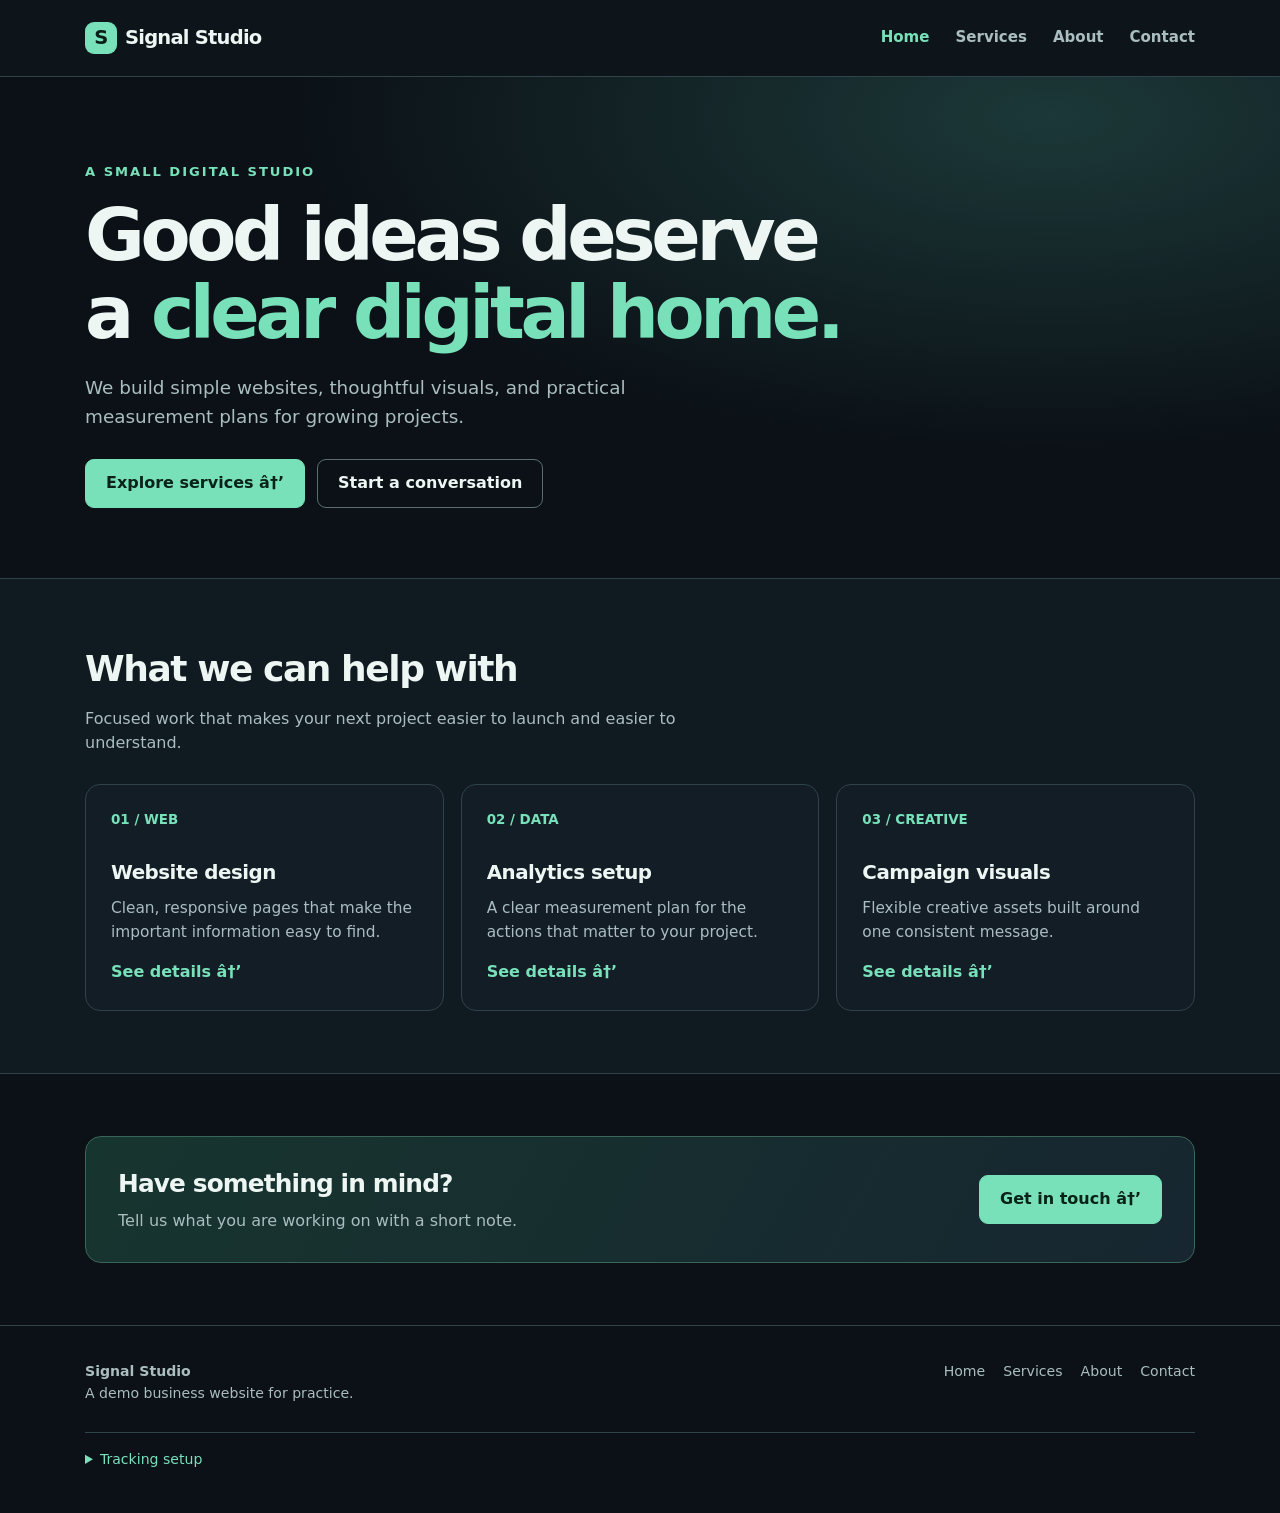
<file: index.html>
<!doctype html><html lang="en"><head>
<!-- Meta Pixel Code -->
<script>
!function(f,b,e,v,n,t,s)
{if(f.fbq)return;n=f.fbq=function(){n.callMethod?
n.callMethod.apply(n,arguments):n.queue.push(arguments)};
if(!f._fbq)f._fbq=n;n.push=n;n.loaded=!0;n.version='2.0';
n.queue=[];t=b.createElement(e);t.async=!0;
t.src=v;s=b.getElementsByTagName(e)[0];
s.parentNode.insertBefore(t,s)}(window, document,'script',
'https://connect.facebook.net/en_US/fbevents.js');
fbq('init', '1010439615345404');
fbq('track', 'PageView');
</script>
<noscript><img height="1" width="1" style="display:none"
src="https://www.facebook.com/tr?id=1010439615345404&ev=PageView&noscript=1"
/></noscript>
<!-- End Meta Pixel Code -->
<!-- Google tag (gtag.js) -->
<script async src="https://www.googletagmanager.com/gtag/js?id=G-CQETZQ2KX9"></script>
<script>
  window.dataLayer = window.dataLayer || [];
  function gtag(){dataLayer.push(arguments);}
  gtag('js', new Date());

  gtag('config', 'G-CQETZQ2KX9');
</script>
<!-- Google Tag Manager -->
<script>(function(w,d,s,l,i){w[l]=w[l]||[];w[l].push({'gtm.start':
new Date().getTime(),event:'gtm.js'});var f=d.getElementsByTagName(s)[0],
j=d.createElement(s),dl=l!='dataLayer'?'&l='+l:'';j.async=true;j.src=
'https://www.googletagmanager.com/gtm.js?id='+i+dl;f.parentNode.insertBefore(j,f);
})(window,document,'script','dataLayer','GTM-56JRL9GN');</script>
<!-- End Google Tag Manager -->  
<meta charset="utf-8"><meta name="viewport" content="width=device-width, initial-scale=1"><meta name="theme-color" content="#0b1117"><meta name="description" content="Signal Studio creates clear digital experiences. A simple demo site for analytics practice."><title>Signal Studio — Home</title><link rel="icon" type="image/svg+xml" href="data:image/svg+xml,%3Csvg xmlns='http://www.w3.org/2000/svg' viewBox='0 0 64 64'%3E%3Crect width='64' height='64' rx='13' fill='%230b1117'/%3E%3Cpath d='M14 42h11l6-20 7 24 5-12h8' fill='none' stroke='%2378e1ba' stroke-width='5' stroke-linejoin='round' stroke-linecap='round'/%3E%3C/svg%3E"><link rel="stylesheet" href="styles.css"><script src="site.js" defer></script></head>
  
<body>
<!-- Google Tag Manager (noscript) -->
<noscript><iframe src="https://www.googletagmanager.com/ns.html?id=GTM-56JRL9GN"
height="0" width="0" style="display:none;visibility:hidden"></iframe></noscript>
<!-- End Google Tag Manager (noscript) -->
  
<header class="site-header"><div class="container head-row"><a class="logo" href="index.html" data-track="navigation_click"><span aria-hidden="true">S</span>Signal Studio</a><nav class="nav" aria-label="Main navigation"><a href="index.html" aria-current="page" data-track="navigation_click">Home</a><a href="services.html" data-track="navigation_click">Services</a><a href="about.html" data-track="navigation_click">About</a><a href="contact.html" data-track="navigation_click">Contact</a></nav></div></header>
<main><section class="hero"><div class="container"><p class="eyebrow">A small digital studio</p><h1>Good ideas deserve a <em>clear digital home.</em></h1><p class="lead">We build simple websites, thoughtful visuals, and practical measurement plans for growing projects.</p><div class="hero-actions"><a class="btn" href="services.html" data-track="cta_click">Explore services →</a><a class="btn ghost" href="contact.html" data-track="cta_click">Start a conversation</a></div></div></section>
<section class="section alt"><div class="container"><h2 class="section-title">What we can help with</h2><p class="section-intro">Focused work that makes your next project easier to launch and easier to understand.</p><div class="grid"><article class="card"><span class="number">01 / WEB</span><h3>Website design</h3><p>Clean, responsive pages that make the important information easy to find.</p><a href="services.html#website" data-service="website_design">See details →</a></article><article class="card"><span class="number">02 / DATA</span><h3>Analytics setup</h3><p>A clear measurement plan for the actions that matter to your project.</p><a href="services.html#analytics" data-service="analytics_setup">See details →</a></article><article class="card"><span class="number">03 / CREATIVE</span><h3>Campaign visuals</h3><p>Flexible creative assets built around one consistent message.</p><a href="services.html#creative" data-service="campaign_visuals">See details →</a></article></div></div></section>
<section class="section"><div class="container strip"><div><h2>Have something in mind?</h2><p>Tell us what you are working on with a short note.</p></div><a class="btn" href="contact.html" data-track="cta_click">Get in touch →</a></div></section></main>
<footer class="footer"><div class="container"><div class="footer-top"><div><strong>Signal Studio</strong><br><span>A demo business website for practice.</span></div><nav aria-label="Footer navigation"><a href="index.html">Home</a><a href="services.html">Services</a><a href="about.html">About</a><a href="contact.html">Contact</a></nav></div><details class="tracking"><summary>Tracking setup</summary><p>Enter your GTM container ID to test this site in your browser. Configure GA4 and Google Ads tags in GTM.</p><form id="gtm-setup"><input id="gtm-id" aria-label="GTM container ID" placeholder="GTM-XXXXXXX" pattern="[Gg][Tt][Mm]-[A-Za-z0-9]+" required autocomplete="off"><button class="btn" type="submit">Connect GTM</button></form><p id="gtm-status" class="status" role="status"></p></details></div></footer></body></html>
</file>
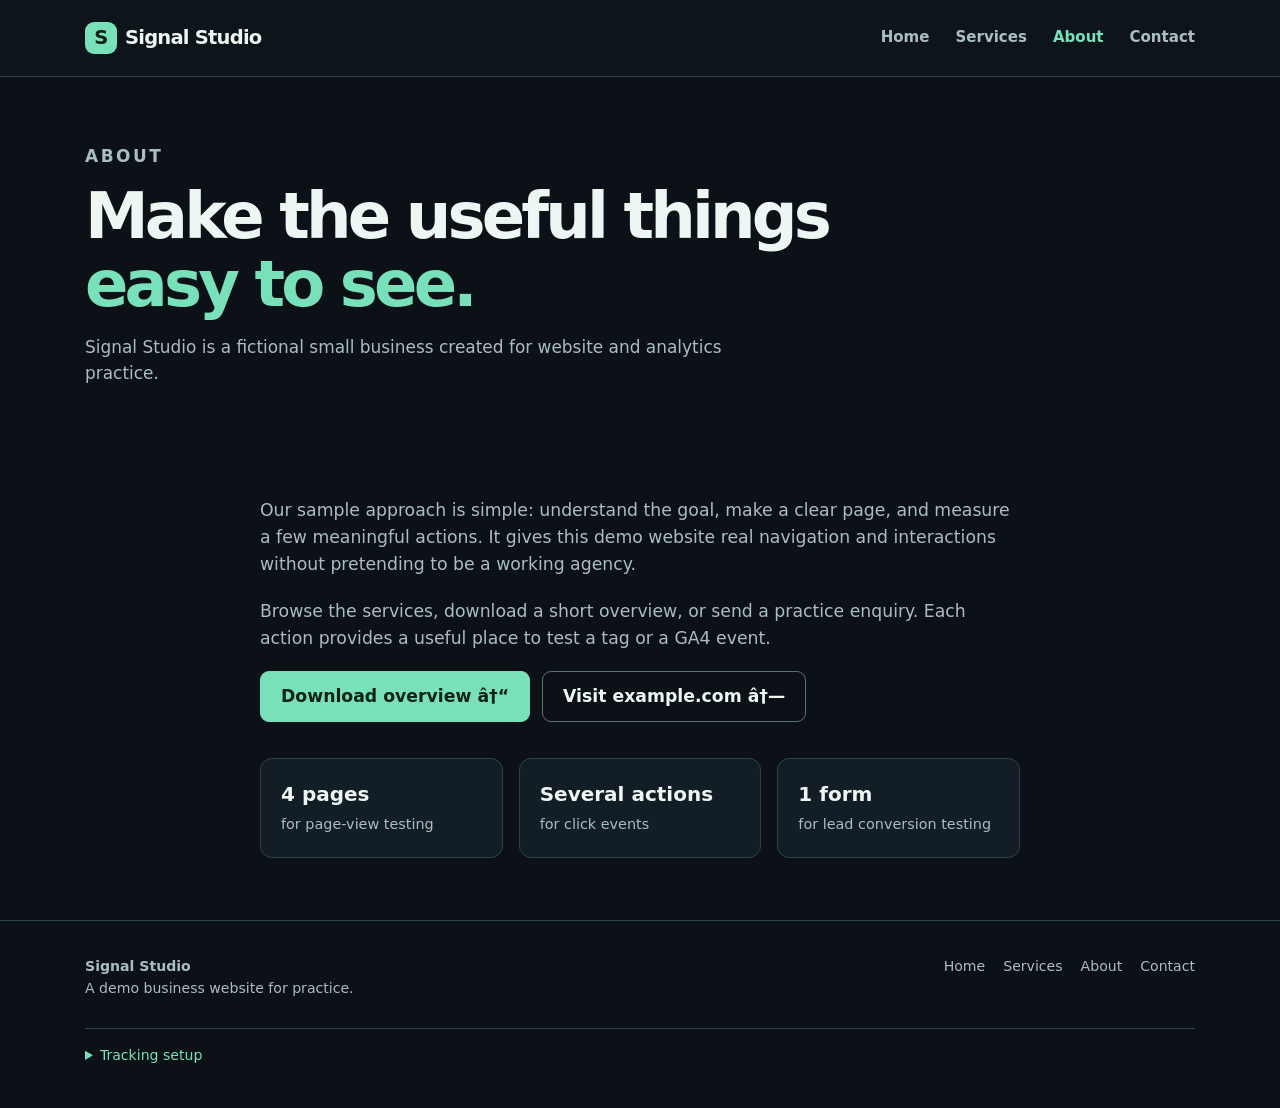
<file: about.html>
<!doctype html><html lang="en"><head>
<!-- Meta Pixel Code -->
<script>
!function(f,b,e,v,n,t,s)
{if(f.fbq)return;n=f.fbq=function(){n.callMethod?
n.callMethod.apply(n,arguments):n.queue.push(arguments)};
if(!f._fbq)f._fbq=n;n.push=n;n.loaded=!0;n.version='2.0';
n.queue=[];t=b.createElement(e);t.async=!0;
t.src=v;s=b.getElementsByTagName(e)[0];
s.parentNode.insertBefore(t,s)}(window, document,'script',
'https://connect.facebook.net/en_US/fbevents.js');
fbq('init', '1010439615345404');
fbq('track', 'PageView');
</script>
<noscript><img height="1" width="1" style="display:none"
src="https://www.facebook.com/tr?id=1010439615345404&ev=PageView&noscript=1"
/></noscript>
<!-- End Meta Pixel Code -->
<!-- Google tag (gtag.js) -->
<script async src="https://www.googletagmanager.com/gtag/js?id=G-CQETZQ2KX9"></script>
<script>
  window.dataLayer = window.dataLayer || [];
  function gtag(){dataLayer.push(arguments);}
  gtag('js', new Date());

  gtag('config', 'G-CQETZQ2KX9');
</script>
<!-- Google Tag Manager -->
<script>(function(w,d,s,l,i){w[l]=w[l]||[];w[l].push({'gtm.start':
new Date().getTime(),event:'gtm.js'});var f=d.getElementsByTagName(s)[0],
j=d.createElement(s),dl=l!='dataLayer'?'&l='+l:'';j.async=true;j.src=
'https://www.googletagmanager.com/gtm.js?id='+i+dl;f.parentNode.insertBefore(j,f);
})(window,document,'script','dataLayer','GTM-56JRL9GN');</script>
<!-- End Google Tag Manager -->
<meta charset="utf-8"><meta name="viewport" content="width=device-width, initial-scale=1"><meta name="theme-color" content="#0b1117"><meta name="description" content="Learn about the approach behind Signal Studio, a demo site for analytics practice."><title>About — Signal Studio</title><link rel="icon" type="image/svg+xml" href="data:image/svg+xml,%3Csvg xmlns='http://www.w3.org/2000/svg' viewBox='0 0 64 64'%3E%3Crect width='64' height='64' rx='13' fill='%230b1117'/%3E%3Cpath d='M14 42h11l6-20 7 24 5-12h8' fill='none' stroke='%2378e1ba' stroke-width='5' stroke-linejoin='round' stroke-linecap='round'/%3E%3C/svg%3E"><link rel="stylesheet" href="styles.css"><script src="site.js" defer></script></head>

<body>
<!-- Google Tag Manager (noscript) -->
<noscript><iframe src="https://www.googletagmanager.com/ns.html?id=GTM-56JRL9GN"
height="0" width="0" style="display:none;visibility:hidden"></iframe></noscript>
<!-- End Google Tag Manager (noscript) -->
<header class="site-header"><div class="container head-row"><a class="logo" href="index.html" data-track="navigation_click"><span aria-hidden="true">S</span>Signal Studio</a><nav class="nav" aria-label="Main navigation"><a href="index.html" data-track="navigation_click">Home</a><a href="services.html" data-track="navigation_click">Services</a><a href="about.html" aria-current="page" data-track="navigation_click">About</a><a href="contact.html" data-track="navigation_click">Contact</a></nav></div></header>
<main><section class="page-head"><div class="container"><p class="eyebrow">About</p><h1>Make the useful things <em>easy to see.</em></h1><p>Signal Studio is a fictional small business created for website and analytics practice.</p></div></section><section class="section"><div class="container copy"><p>Our sample approach is simple: understand the goal, make a clear page, and measure a few meaningful actions. It gives this demo website real navigation and interactions without pretending to be a working agency.</p><p>Browse the services, download a short overview, or send a practice enquiry. Each action provides a useful place to test a tag or a GA4 event.</p><div class="actions"><a class="btn" href="studio-overview.txt" download="signal-studio-overview.txt" data-track="file_download">Download overview ↓</a><a class="btn ghost" href="https://example.com/" target="_blank" rel="noopener noreferrer" data-track="outbound_click">Visit example.com ↗</a></div><div class="stats"><div class="stat"><strong>4 pages</strong><span>for page-view testing</span></div><div class="stat"><strong>Several actions</strong><span>for click events</span></div><div class="stat"><strong>1 form</strong><span>for lead conversion testing</span></div></div></div></section></main>
<footer class="footer"><div class="container"><div class="footer-top"><div><strong>Signal Studio</strong><br><span>A demo business website for practice.</span></div><nav aria-label="Footer navigation"><a href="index.html">Home</a><a href="services.html">Services</a><a href="about.html">About</a><a href="contact.html">Contact</a></nav></div><details class="tracking"><summary>Tracking setup</summary><p>Enter your GTM container ID to test this site in your browser. Configure GA4 and Google Ads tags in GTM.</p><form id="gtm-setup"><input id="gtm-id" aria-label="GTM container ID" placeholder="GTM-XXXXXXX" pattern="[Gg][Tt][Mm]-[A-Za-z0-9]+" required autocomplete="off"><button class="btn" type="submit">Connect GTM</button></form><p id="gtm-status" class="status" role="status"></p></details></div></footer></body></html>
</file>
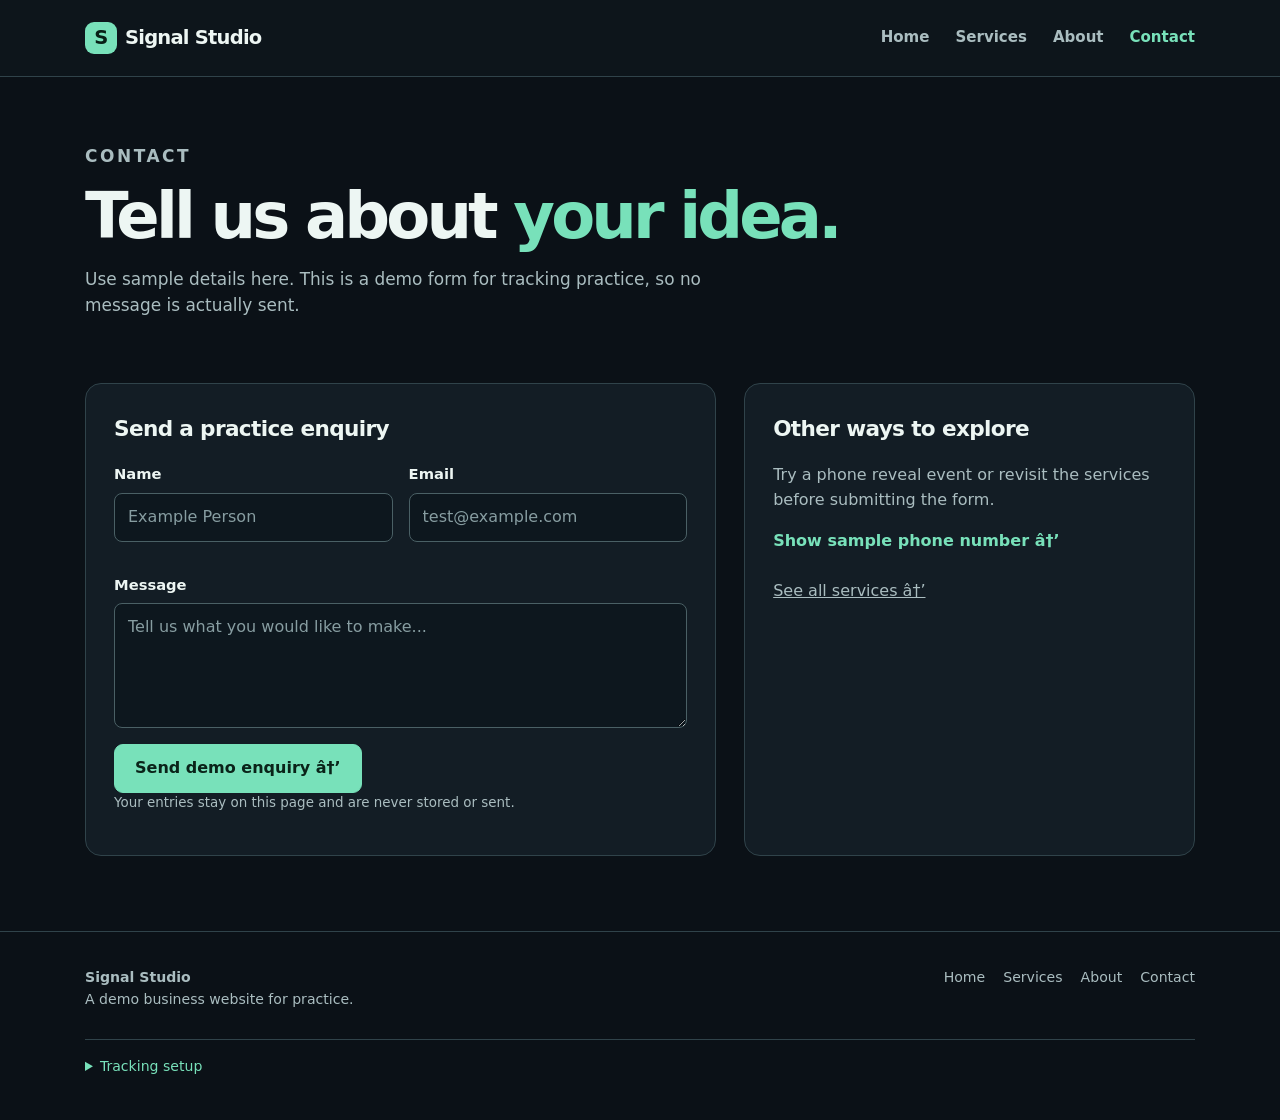
<file: contact.html>
<!doctype html><html lang="en"><head>
<!-- Meta Pixel Code -->
<script>
!function(f,b,e,v,n,t,s)
{if(f.fbq)return;n=f.fbq=function(){n.callMethod?
n.callMethod.apply(n,arguments):n.queue.push(arguments)};
if(!f._fbq)f._fbq=n;n.push=n;n.loaded=!0;n.version='2.0';
n.queue=[];t=b.createElement(e);t.async=!0;
t.src=v;s=b.getElementsByTagName(e)[0];
s.parentNode.insertBefore(t,s)}(window, document,'script',
'https://connect.facebook.net/en_US/fbevents.js');
fbq('init', '1010439615345404');
fbq('track', 'PageView');
</script>  
<noscript><img height="1" width="1" style="display:none"
src="https://www.facebook.com/tr?id=1010439615345404&ev=PageView&noscript=1"
/></noscript>
<!-- End Meta Pixel Code -->
<!-- Google tag (gtag.js) -->
<script async src="https://www.googletagmanager.com/gtag/js?id=G-CQETZQ2KX9"></script>
<script>
  window.dataLayer = window.dataLayer || [];
  function gtag(){dataLayer.push(arguments);}
  gtag('js', new Date());

  gtag('config', 'G-CQETZQ2KX9');
</script>
<!-- Google Tag Manager -->
<script>(function(w,d,s,l,i){w[l]=w[l]||[];w[l].push({'gtm.start':
new Date().getTime(),event:'gtm.js'});var f=d.getElementsByTagName(s)[0],
j=d.createElement(s),dl=l!='dataLayer'?'&l='+l:'';j.async=true;j.src=
'https://www.googletagmanager.com/gtm.js?id='+i+dl;f.parentNode.insertBefore(j,f);
})(window,document,'script','dataLayer','GTM-56JRL9GN');</script>
<!-- End Google Tag Manager -->
<meta charset="utf-8"><meta name="viewport" content="width=device-width, initial-scale=1"><meta name="theme-color" content="#0b1117"><meta name="description" content="Send a sample enquiry on Signal Studio's practice contact page."><title>Contact — Signal Studio</title><link rel="icon" type="image/svg+xml" href="data:image/svg+xml,%3Csvg xmlns='http://www.w3.org/2000/svg' viewBox='0 0 64 64'%3E%3Crect width='64' height='64' rx='13' fill='%230b1117'/%3E%3Cpath d='M14 42h11l6-20 7 24 5-12h8' fill='none' stroke='%2378e1ba' stroke-width='5' stroke-linejoin='round' stroke-linecap='round'/%3E%3C/svg%3E"><link rel="stylesheet" href="styles.css"><script src="site.js" defer></script></head>
  
<body>
<!-- Google Tag Manager (noscript) -->
<noscript><iframe src="https://www.googletagmanager.com/ns.html?id=GTM-56JRL9GN"
height="0" width="0" style="display:none;visibility:hidden"></iframe></noscript>
<!-- End Google Tag Manager (noscript) -->
<header class="site-header"><div class="container head-row"><a class="logo" href="index.html" data-track="navigation_click"><span aria-hidden="true">S</span>Signal Studio</a><nav class="nav" aria-label="Main navigation"><a href="index.html" data-track="navigation_click">Home</a><a href="services.html" data-track="navigation_click">Services</a><a href="about.html" data-track="navigation_click">About</a><a href="contact.html" aria-current="page" data-track="navigation_click">Contact</a></nav></div></header>
<main><section class="page-head"><div class="container"><p class="eyebrow">Contact</p><h1>Tell us about <em>your idea.</em></h1><p>Use sample details here. This is a demo form for tracking practice, so no message is actually sent.</p></div></section><div class="container contact-layout"><section class="form-panel"><div class="success" id="success" role="status"><h2>Thanks! Your demo enquiry is complete.</h2><p>Use this confirmation URL for a page-view trigger, or use the <code>generate_lead</code> event in GTM.</p></div><form id="contact-form"><h2>Send a practice enquiry</h2><div class="form-grid"><div class="field"><label for="name">Name</label><input id="name" name="name" placeholder="Example Person" required></div><div class="field"><label for="email">Email</label><input id="email" name="email" type="email" placeholder="test@example.com" required></div><div class="field full"><label for="message">Message</label><textarea id="message" name="message" placeholder="Tell us what you would like to make..." required></textarea></div></div><button class="btn" type="submit">Send demo enquiry →</button><p class="small">Your entries stay on this page and are never stored or sent.</p></form></section><aside class="contact-aside"><h2>Other ways to explore</h2><p>Try a phone reveal event or revisit the services before submitting the form.</p><button class="phone" id="demo-phone" type="button">Show sample phone number →</button><p style="margin-top:26px"><a href="services.html" data-track="navigation_click">See all services →</a></p></aside></div></main>
<footer class="footer"><div class="container"><div class="footer-top"><div><strong>Signal Studio</strong><br><span>A demo business website for practice.</span></div><nav aria-label="Footer navigation"><a href="index.html">Home</a><a href="services.html">Services</a><a href="about.html">About</a><a href="contact.html">Contact</a></nav></div><details class="tracking"><summary>Tracking setup</summary><p>Enter your GTM container ID to test this site in your browser. Configure GA4 and Google Ads tags in GTM.</p><form id="gtm-setup"><input id="gtm-id" aria-label="GTM container ID" placeholder="GTM-XXXXXXX" pattern="[Gg][Tt][Mm]-[A-Za-z0-9]+" required autocomplete="off"><button class="btn" type="submit">Connect GTM</button></form><p id="gtm-status" class="status" role="status"></p></details></div></footer></body></html>
</file>
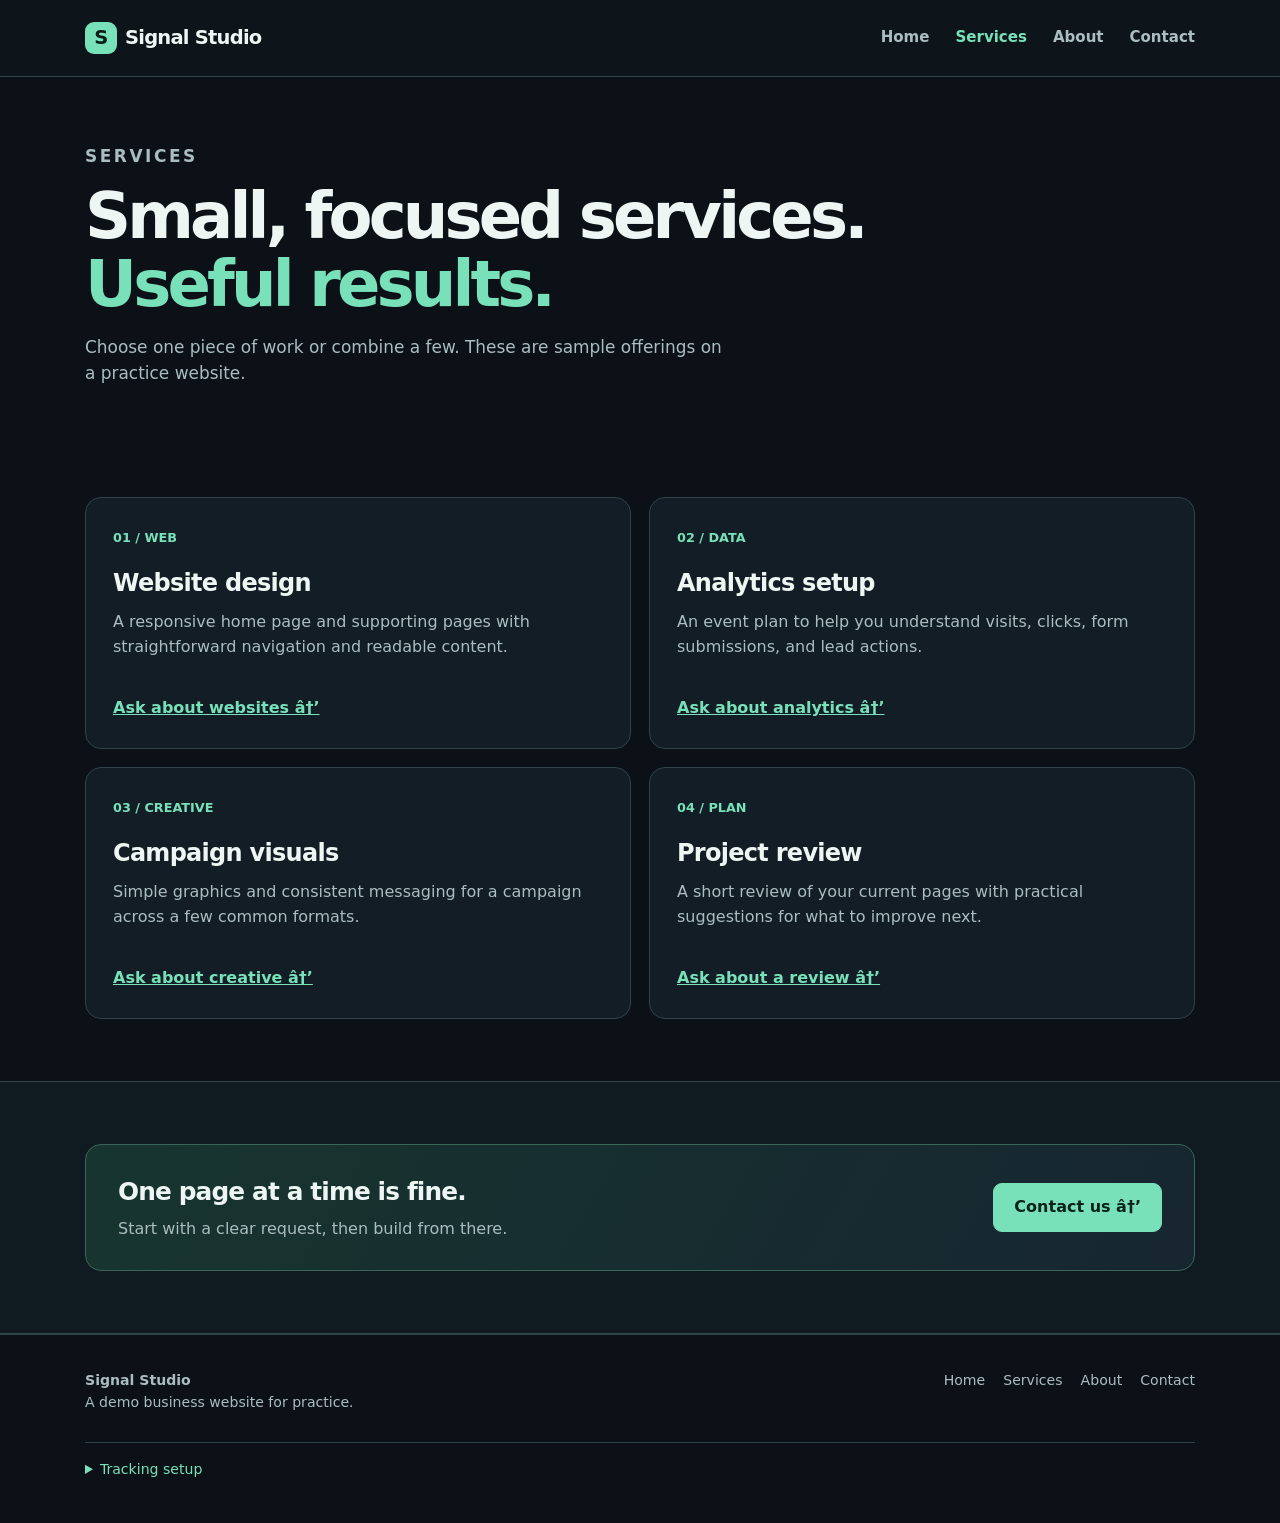
<file: services.html>
<!doctype html><html lang="en"><head>
<!-- Meta Pixel Code -->
<script>
!function(f,b,e,v,n,t,s)
{if(f.fbq)return;n=f.fbq=function(){n.callMethod?
n.callMethod.apply(n,arguments):n.queue.push(arguments)};
if(!f._fbq)f._fbq=n;n.push=n;n.loaded=!0;n.version='2.0';
n.queue=[];t=b.createElement(e);t.async=!0;
t.src=v;s=b.getElementsByTagName(e)[0];
s.parentNode.insertBefore(t,s)}(window, document,'script',
'https://connect.facebook.net/en_US/fbevents.js');
fbq('init', '1010439615345404');
fbq('track', 'PageView');
</script>
<noscript><img height="1" width="1" style="display:none"
src="https://www.facebook.com/tr?id=1010439615345404&ev=PageView&noscript=1"
/></noscript>
<!-- End Meta Pixel Code -->
<!-- Google tag (gtag.js) -->
<script async src="https://www.googletagmanager.com/gtag/js?id=G-CQETZQ2KX9"></script>
<script>
  window.dataLayer = window.dataLayer || [];
  function gtag(){dataLayer.push(arguments);}
  gtag('js', new Date());

  gtag('config', 'G-CQETZQ2KX9');
</script>
<!-- Google Tag Manager -->
<script>(function(w,d,s,l,i){w[l]=w[l]||[];w[l].push({'gtm.start':
new Date().getTime(),event:'gtm.js'});var f=d.getElementsByTagName(s)[0],
j=d.createElement(s),dl=l!='dataLayer'?'&l='+l:'';j.async=true;j.src=
'https://www.googletagmanager.com/gtm.js?id='+i+dl;f.parentNode.insertBefore(j,f);
})(window,document,'script','dataLayer','GTM-56JRL9GN');</script>
<!-- End Google Tag Manager -->  
<meta charset="utf-8"><meta name="viewport" content="width=device-width, initial-scale=1"><meta name="theme-color" content="#0b1117"><meta name="description" content="Explore simple website, analytics and creative services from Signal Studio."><title>Services — Signal Studio</title><link rel="icon" type="image/svg+xml" href="data:image/svg+xml,%3Csvg xmlns='http://www.w3.org/2000/svg' viewBox='0 0 64 64'%3E%3Crect width='64' height='64' rx='13' fill='%230b1117'/%3E%3Cpath d='M14 42h11l6-20 7 24 5-12h8' fill='none' stroke='%2378e1ba' stroke-width='5' stroke-linejoin='round' stroke-linecap='round'/%3E%3C/svg%3E"><link rel="stylesheet" href="styles.css"><script src="site.js" defer></script></head>
<body>
<!-- Google Tag Manager (noscript) -->
<noscript><iframe src="https://www.googletagmanager.com/ns.html?id=GTM-56JRL9GN"
height="0" width="0" style="display:none;visibility:hidden"></iframe></noscript>
<!-- End Google Tag Manager (noscript) -->
<header class="site-header"><div class="container head-row"><a class="logo" href="index.html" data-track="navigation_click"><span aria-hidden="true">S</span>Signal Studio</a><nav class="nav" aria-label="Main navigation"><a href="index.html" data-track="navigation_click">Home</a><a href="services.html" aria-current="page" data-track="navigation_click">Services</a><a href="about.html" data-track="navigation_click">About</a><a href="contact.html" data-track="navigation_click">Contact</a></nav></div></header>
<main><section class="page-head"><div class="container"><p class="eyebrow">Services</p><h1>Small, focused services.<br><em>Useful results.</em></h1><p>Choose one piece of work or combine a few. These are sample offerings on a practice website.</p></div></section><section class="section"><div class="container list"><article class="service" id="website"><span class="number">01 / WEB</span><h2>Website design</h2><p>A responsive home page and supporting pages with straightforward navigation and readable content.</p><a href="contact.html?service=website" data-service="website_design">Ask about websites →</a></article><article class="service" id="analytics"><span class="number">02 / DATA</span><h2>Analytics setup</h2><p>An event plan to help you understand visits, clicks, form submissions, and lead actions.</p><a href="contact.html?service=analytics" data-service="analytics_setup">Ask about analytics →</a></article><article class="service" id="creative"><span class="number">03 / CREATIVE</span><h2>Campaign visuals</h2><p>Simple graphics and consistent messaging for a campaign across a few common formats.</p><a href="contact.html?service=creative" data-service="campaign_visuals">Ask about creative →</a></article><article class="service"><span class="number">04 / PLAN</span><h2>Project review</h2><p>A short review of your current pages with practical suggestions for what to improve next.</p><a href="contact.html?service=review" data-service="project_review">Ask about a review →</a></article></div></section>
<section class="section alt"><div class="container strip"><div><h2>One page at a time is fine.</h2><p>Start with a clear request, then build from there.</p></div><a class="btn" href="contact.html" data-track="cta_click">Contact us →</a></div></section></main>
<footer class="footer"><div class="container"><div class="footer-top"><div><strong>Signal Studio</strong><br><span>A demo business website for practice.</span></div><nav aria-label="Footer navigation"><a href="index.html">Home</a><a href="services.html">Services</a><a href="about.html">About</a><a href="contact.html">Contact</a></nav></div><details class="tracking"><summary>Tracking setup</summary><p>Enter your GTM container ID to test this site in your browser. Configure GA4 and Google Ads tags in GTM.</p><form id="gtm-setup"><input id="gtm-id" aria-label="GTM container ID" placeholder="GTM-XXXXXXX" pattern="[Gg][Tt][Mm]-[A-Za-z0-9]+" required autocomplete="off"><button class="btn" type="submit">Connect GTM</button></form><p id="gtm-status" class="status" role="status"></p></details></div></footer></body></html>
</file>
<file: styles.css>
:root{color-scheme:dark;--bg:#0b1117;--surface:#131d25;--surface2:#192630;--line:#30434a;--text:#edf6f3;--muted:#aabdc0;--accent:#78e1ba;--accent-dark:#153b31}
*{box-sizing:border-box}html{scroll-behavior:smooth}body{margin:0;background:var(--bg);color:var(--text);font:16px/1.55 system-ui,-apple-system,"Segoe UI",sans-serif}button,input,textarea,select{font:inherit}a{color:inherit}button,a{touch-action:manipulation}button:focus-visible,a:focus-visible,input:focus-visible,textarea:focus-visible,summary:focus-visible{outline:3px solid #f8cc8c;outline-offset:3px}
.container{width:min(1110px,calc(100% - 40px));margin:auto}.site-header{border-bottom:1px solid var(--line);background:#0d151b}.head-row{min-height:76px;display:flex;align-items:center;justify-content:space-between;gap:25px}.logo{text-decoration:none;font-size:1.22rem;font-weight:800;letter-spacing:-.04em;white-space:nowrap}.logo span{display:inline-grid;place-items:center;width:32px;height:32px;border-radius:9px;background:var(--accent);color:#082017;margin-right:8px}.nav{display:flex;align-items:center;gap:26px}.nav a{text-decoration:none;color:var(--muted);font-weight:600;font-size:.94rem}.nav a:hover,.nav a[aria-current=page]{color:var(--accent)}
main{min-height:65vh}.hero{padding:85px 0 70px;background:radial-gradient(ellipse at 82% 8%,#1c3838 0%,transparent 51%)}.eyebrow{margin:0 0 14px;color:var(--accent);font-size:.82rem;text-transform:uppercase;letter-spacing:.15em;font-weight:800}h1,h2,h3,p{margin-top:0}h1{font-size:clamp(2.8rem,5.7vw,5.2rem);line-height:1.06;letter-spacing:-.06em;max-width:790px;margin-bottom:23px}h1 em{color:var(--accent);font-style:normal}.lead{font-size:1.15rem;max-width:650px;color:var(--muted);margin-bottom:28px}.hero-actions,.actions{display:flex;flex-wrap:wrap;gap:12px}.btn{display:inline-flex;justify-content:center;align-items:center;min-height:47px;padding:11px 20px;border:1px solid var(--accent);border-radius:9px;background:var(--accent);color:#0a2319;font-weight:750;text-decoration:none;cursor:pointer}.btn:hover{background:#a7f4d4}.btn.ghost{background:transparent;color:var(--text);border-color:#59706e}.btn.ghost:hover{background:#1b302d}.section{padding:62px 0}.section.alt{background:#101a21;border-top:1px solid var(--line);border-bottom:1px solid var(--line)}.section-title{font-size:clamp(1.75rem,3vw,2.25rem);letter-spacing:-.04em;margin-bottom:10px}.section-intro{color:var(--muted);max-width:610px;margin-bottom:28px}
.grid{display:grid;grid-template-columns:repeat(3,minmax(0,1fr));gap:17px}.card{padding:25px;background:var(--surface);border:1px solid var(--line);border-radius:15px;display:flex;flex-direction:column}.card .number{color:var(--accent);font-size:.84rem;font-weight:750;margin-bottom:27px}.card h3{font-size:1.24rem;letter-spacing:-.025em;margin-bottom:8px}.card p{color:var(--muted);font-size:.96rem;flex:1}.card a{color:var(--accent);text-decoration:none;font-weight:750}.card a:hover{text-decoration:underline}.strip{border:1px solid #396657;border-radius:16px;background:linear-gradient(120deg,#17352f,#172630);padding:28px 32px;display:flex;align-items:center;justify-content:space-between;gap:28px}.strip h2{font-size:1.55rem;letter-spacing:-.035em;margin-bottom:6px}.strip p{color:var(--muted);margin:0}
.page-head{padding:66px 0 32px}.page-head h1{font-size:clamp(2.7rem,5vw,4rem);margin-bottom:15px}.page-head p{color:var(--muted);max-width:650px;font-size:1.06rem}.list{display:grid;grid-template-columns:repeat(2,minmax(0,1fr));gap:18px}.service{padding:27px;border:1px solid var(--line);border-radius:16px;background:var(--surface)}.service .number{font-size:.8rem;color:var(--accent);font-weight:800}.service h2{margin:15px 0 8px;letter-spacing:-.03em}.service p{color:var(--muted);min-height:70px}.service a{font-weight:750;color:var(--accent)}.copy{max-width:760px;color:var(--muted);font-size:1.08rem}.copy p{margin-bottom:20px}.stats{display:grid;grid-template-columns:repeat(3,1fr);gap:16px;margin-top:36px}.stat{border:1px solid var(--line);border-radius:12px;padding:20px;background:var(--surface)}.stat strong{display:block;font-size:1.25rem;color:var(--text)}.stat span{color:var(--muted);font-size:.9rem}
.contact-layout{display:grid;grid-template-columns:minmax(0,1.4fr) minmax(280px,1fr);gap:28px;padding:15px 0 75px}.form-panel,.contact-aside{background:var(--surface);border:1px solid var(--line);border-radius:16px;padding:28px}.form-panel h2,.contact-aside h2{font-size:1.35rem;letter-spacing:-.03em}.form-panel p,.contact-aside p{color:var(--muted)}.form-grid{display:grid;grid-template-columns:1fr 1fr;gap:16px}.field{display:grid;gap:7px;margin-bottom:16px}.field.full{grid-column:1/-1}.field label{font-weight:650;font-size:.92rem}input,textarea{width:100%;border:1px solid #4a6065;border-radius:8px;background:#0d171e;color:var(--text);padding:11px 13px;min-height:46px}textarea{min-height:125px;resize:vertical}input::placeholder,textarea::placeholder{color:#879da1}.small{font-size:.84rem;color:var(--muted)}.success{display:none;border:1px solid #5cae83;background:#183b2e;border-radius:13px;padding:23px;margin:0 0 23px}.success.show{display:block}.success h2{margin-bottom:7px}.success p{margin-bottom:0;color:#c9e2d4}.phone{display:block;border:0;background:none;padding:0;color:var(--accent);font-weight:750;text-align:left;cursor:pointer}.phone:hover{text-decoration:underline}
.footer{border-top:1px solid var(--line);padding:35px 0 42px;color:var(--muted);font-size:.88rem}.footer-top{display:flex;align-items:flex-start;justify-content:space-between;gap:24px}.footer nav{display:flex;gap:18px;flex-wrap:wrap}.footer a{color:var(--muted);text-decoration:none}.footer a:hover{color:var(--accent)}.tracking{margin-top:28px;border-top:1px solid var(--line);padding-top:16px}.tracking summary{cursor:pointer;color:var(--accent);font-size:.88rem}.tracking p{max-width:620px}.tracking form{display:flex;gap:9px;flex-wrap:wrap}.tracking input{width:190px}.tracking .btn{min-height:44px}.status{color:var(--accent);font-size:.84rem}
@media(max-width:720px){.head-row{flex-wrap:wrap;padding:15px 0}.nav{width:100%;justify-content:space-between;gap:12px}.hero{padding:60px 0}.grid{grid-template-columns:1fr}.list,.contact-layout{grid-template-columns:1fr}.service p{min-height:0}.strip{display:block}.strip .btn{margin-top:20px}.stats{grid-template-columns:1fr}.footer-top{display:block}.footer nav{margin-top:16px}}@media(max-width:500px){.container{width:min(100% - 32px,1110px)}.nav a{font-size:.88rem}.form-grid{grid-template-columns:1fr}.footer nav{gap:12px}}@media(prefers-reduced-motion:reduce){html{scroll-behavior:auto}}
</file>
